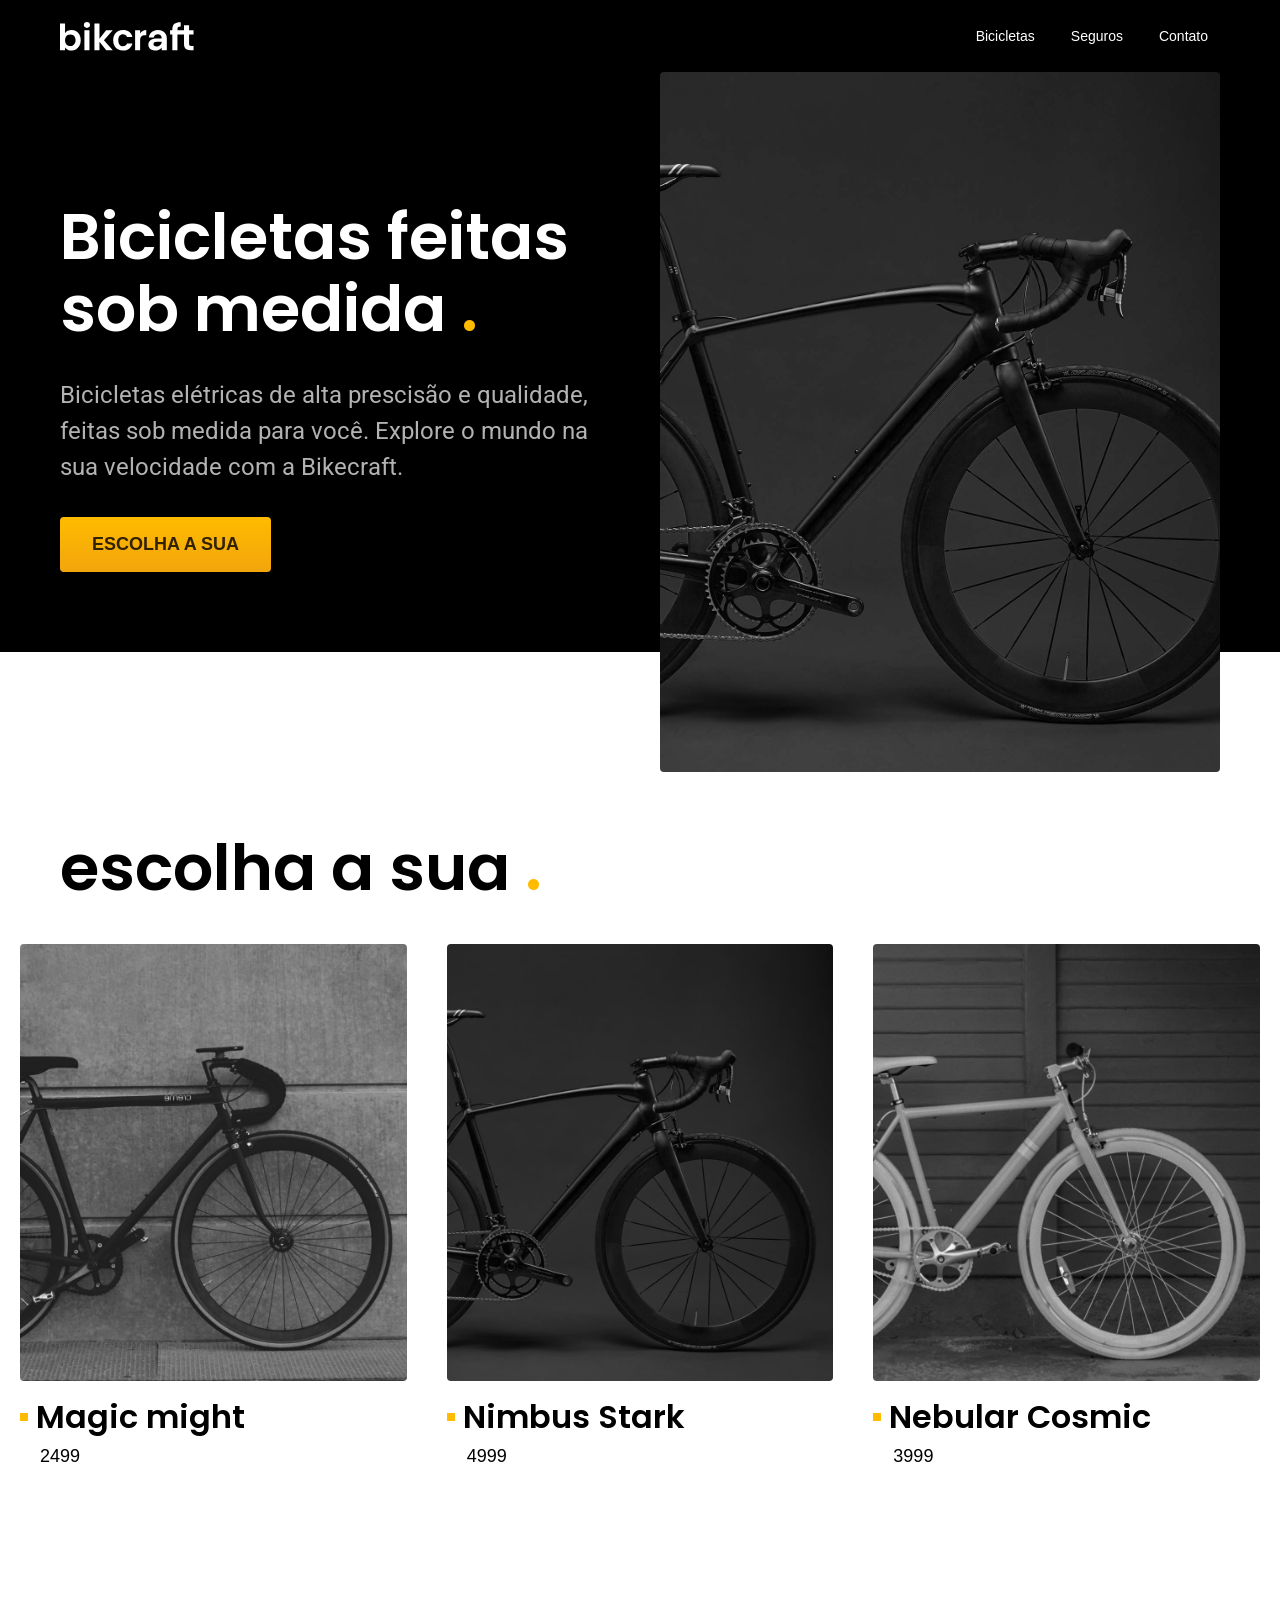
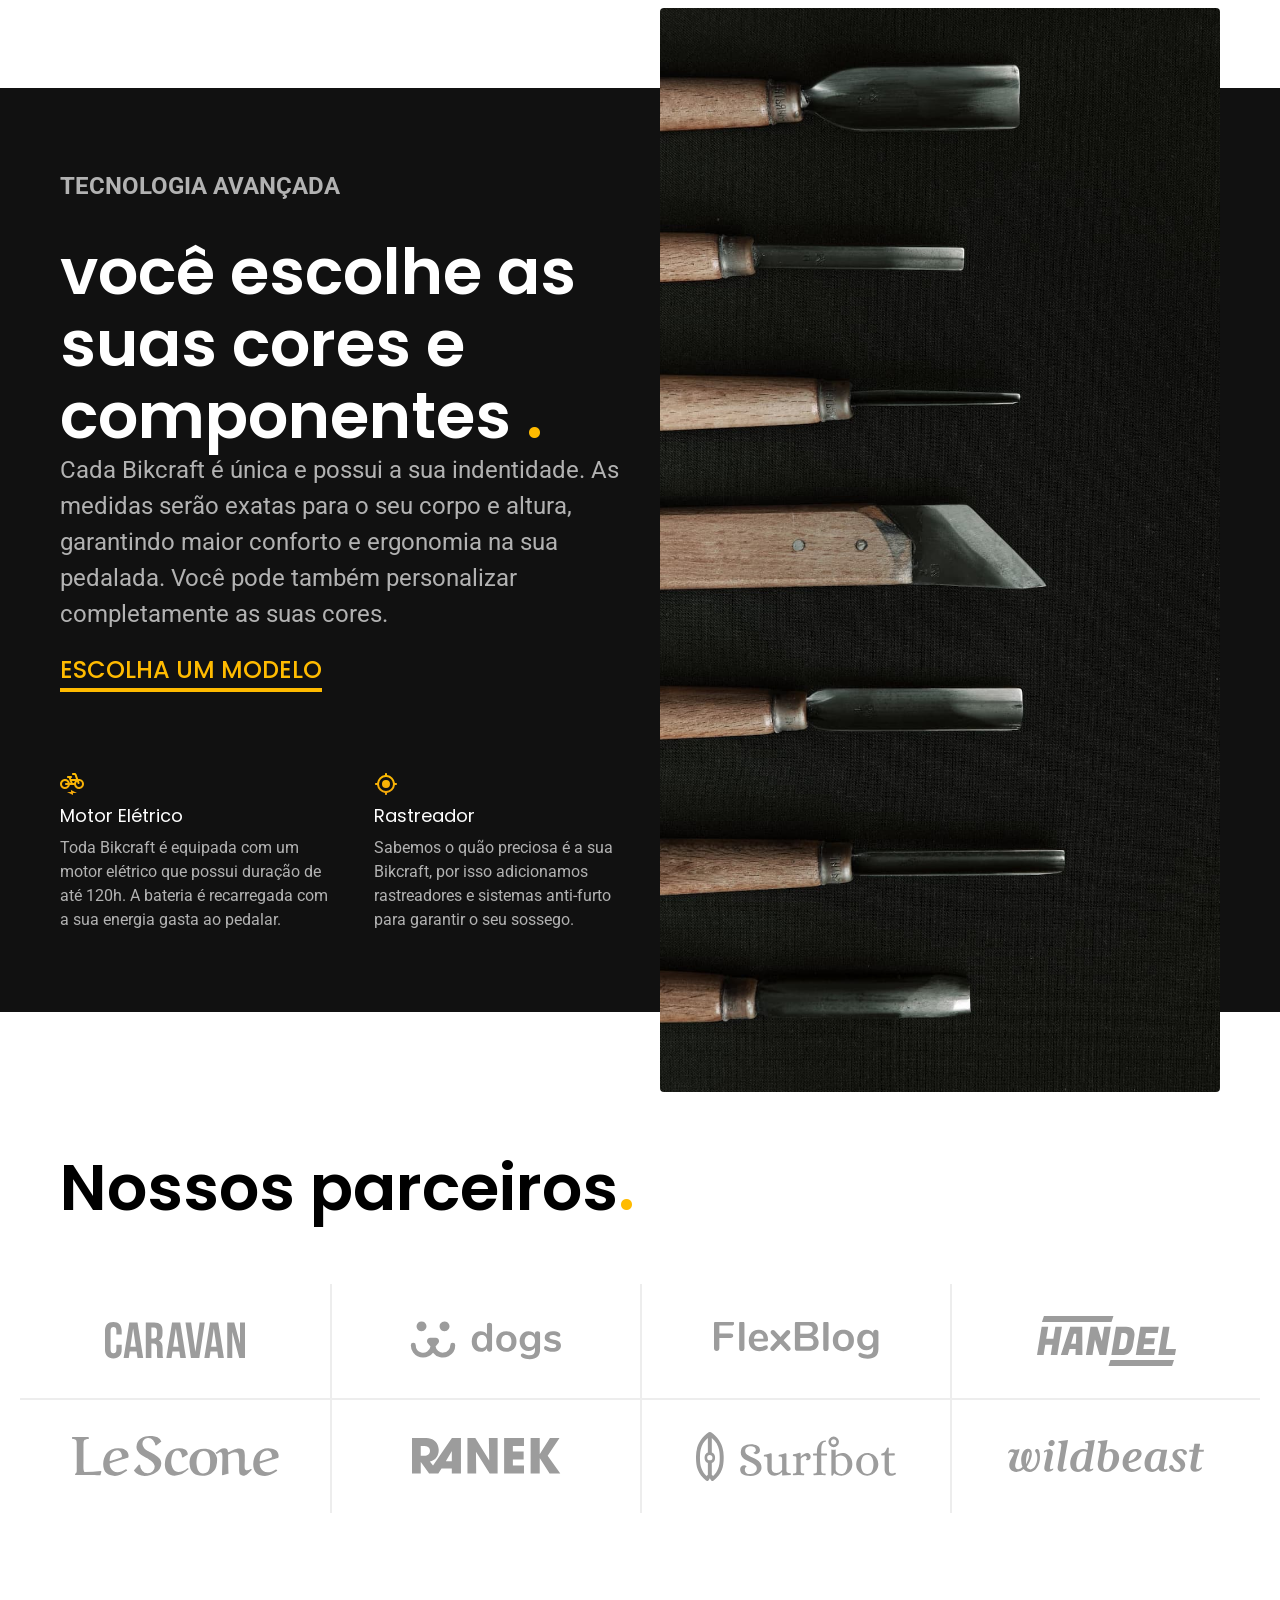
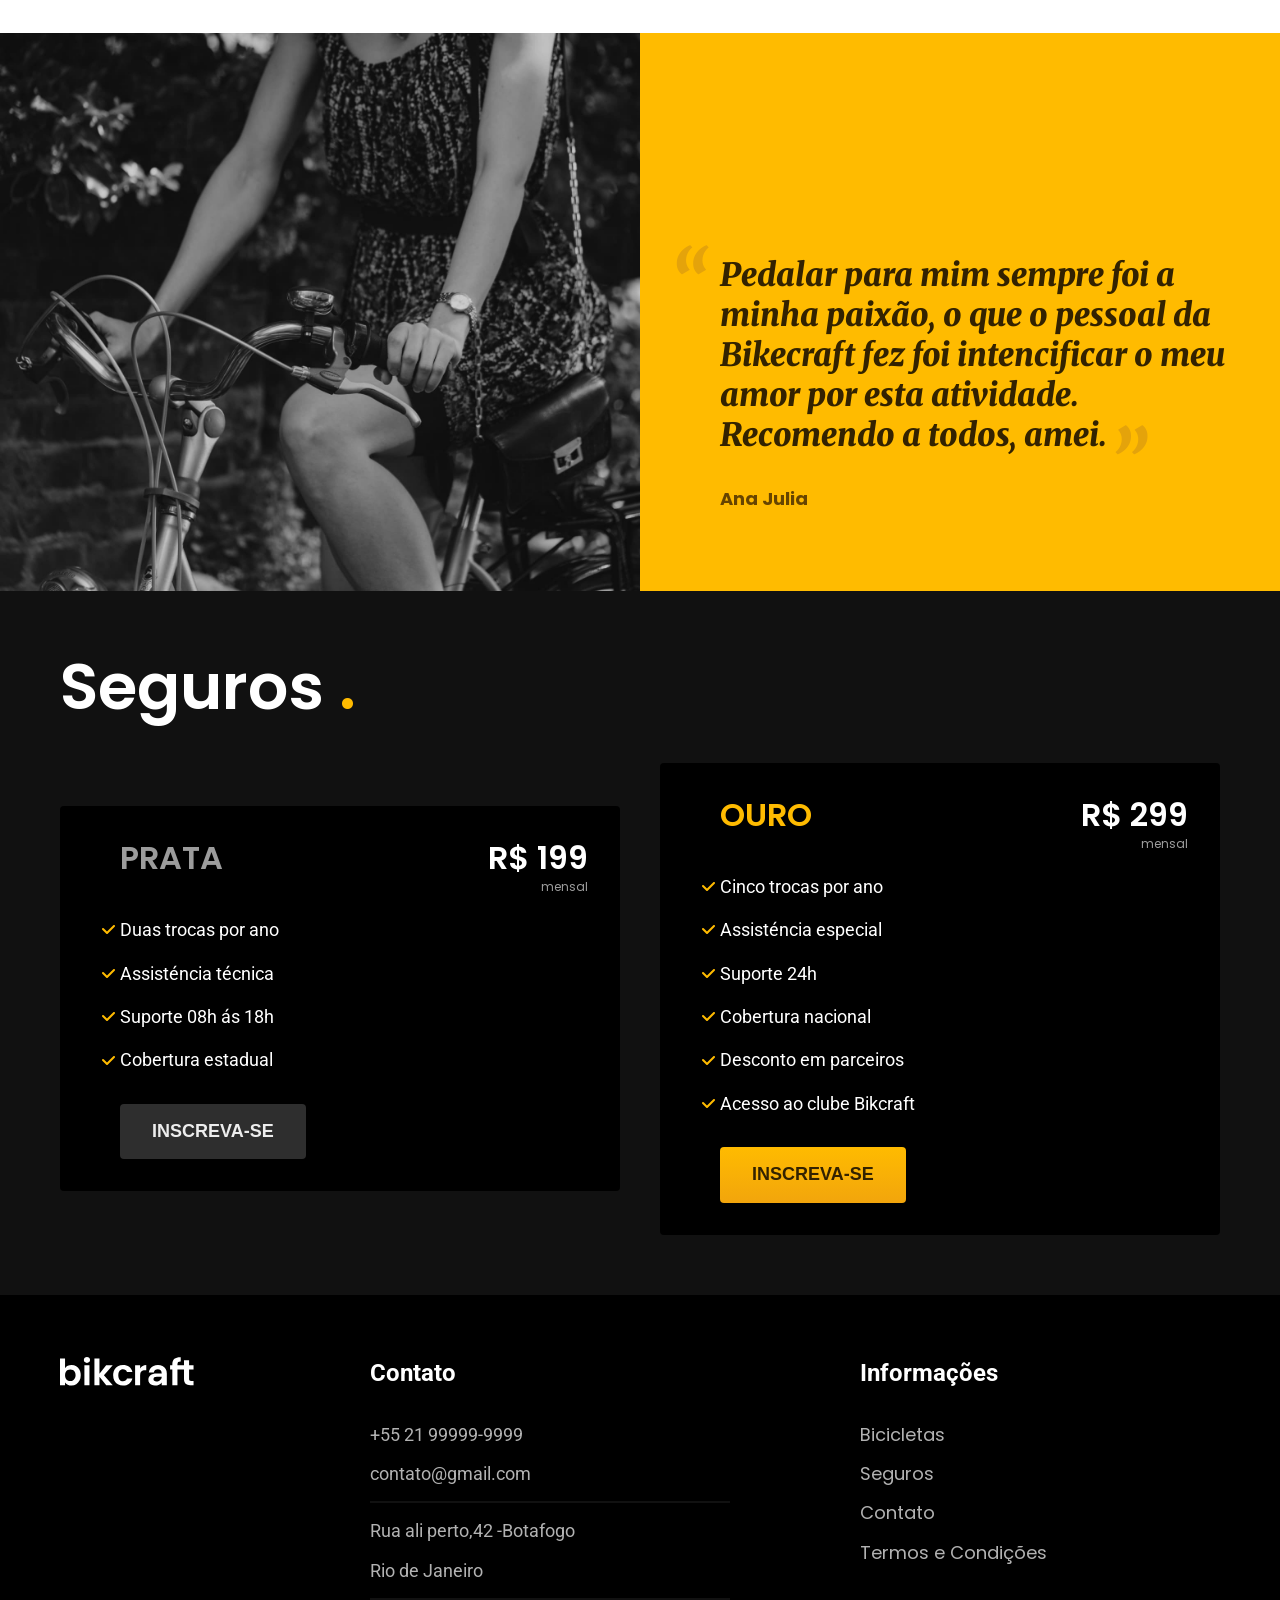
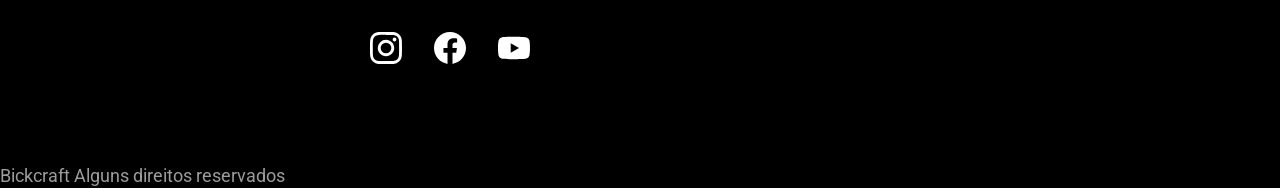
<file: index.html>
<!DOCTYPE html>
<html lang="pt-br">

<head>
  <meta charset="UTF-8">
  <meta name="viewport" content="width=device-width, initial-scale=1.0">
  <title>Bikecraft - Bicicletas Eletricas</title>
  <link rel="stylesheet" href="./CSS/style.css">
</head>

<body>


  <header class="header-bg">
    <div class="header container">
      <a href="./">
        <img src="./img/bikcraft.svg" alt="Logo bikecraft">
      </a>
      <nav aria-label="primaria">
        <ul class="header-menu">
          <li><a href="./bicicletas.html">Bicicletas</a></li>
          <li><a href="./seguros.html">Seguros</a></li>
          <li><a href="./contato.html">Contato</a></li>
        </ul>
      </nav>
    </div>
  </header>
  <main class="introducao-bg">
    <div class="introducao container">
      <div class="introducao-conteudo">
        <h1 class="font-XXL font-1">
          Bicicletas feitas sob medida <span>.</span>
        </h1>
        <p class="font-L font-2">
          Bicicletas elétricas de alta prescisão e qualidade, feitas sob medida para você. Explore o mundo na sua velocidade com a Bikecraft.
        </p>
        <a href="./bicicletas.html" class="botao">Escolha a sua</a>
      </div>
      <div>
        <img src="./img/fotos/introducao.jpg" alt="Bicicleta eletrica preta.">
      </div>
    </div>
  </main>
  <article class="bicicletas-lista">
    <h2 class="font-1 font-XXL container">
      escolha a sua <span class="cor-p1">.</span>
    </h2>
    <ul>
      <li>
        <a href="./bicicletas/magic.html">
          <img src="./img/bicicletas/magic-home.jpg" alt="Bicicleta Magic">
          <h3 class="font-1 font-XL">
            Magic might
          </h3>
          <span class="font-M">2499</span>
        </a>
      </li>

      <li>
        <a href="./bicicletas/nimbus.html">
          <img src="./img/bicicletas/nimbus-home.jpg" alt="Bicicleta Nimbus">
          <h3 class="font-1 font-XL">
            Nimbus Stark
          </h3>
          <span class="font-M">4999</span>
        </a>
      </li>

      <li>
        <a href="./bicicletas/magic.html">
          <img src="./img/bicicletas/nebula-home.jpg" alt="Bicicleta Nebular">
          <h3 class="font-1 font-XL">
            Nebular Cosmic
          </h3>
          <span class="font-M">3999</span>
        </a>
      </li>
    </ul>
  </article>
  <article class="tecnologia-bg">
    <div class="tecnologia container">
      <div class="tecnologia-conteudo">
        <span class="font-2 font-L font-B font-U cor-c5">Tecnologia Avançada</span>
        <h2 class="font-XXL font-1 cor-w">você escolhe as suas cores e componentes <span class="cor-p1">.</span></h2>
        <p class="font-2 font-L cor-c5">Cada Bikcraft é única e possui a sua indentidade. As medidas serão exatas para o seu corpo e altura, garantindo maior conforto e ergonomia na sua pedalada. Você pode também personalizar completamente as suas cores.</p>
        <a class="link" href="./bicicletas.html">Escolha um modelo</a>
        <div class="tecnologia-vantagens">
          <div>
            <img src="./img/icones/eletrica.svg" alt="">
            <h3 class="font-1 font-M cor-w">Motor Elétrico</h3>
            <p class="font-2 font-S cor-c5">
              Toda Bikcraft é equipada com um motor elétrico que possui duração de até 120h. A bateria é recarregada com a sua energia gasta ao pedalar.
            </p>
          </div>

          <div>
            <img src="./img/icones/rastreador.svg" alt="">
            <h3 class="font-1 font-M cor-w">Rastreador</h3>
            <p class="font-2 font-S cor-c5">
              Sabemos o quão preciosa é a sua Bikcraft, por isso adicionamos rastreadores e sistemas anti-furto para garantir o seu sossego.
            </p>
          </div>
        </div>
      </div>
      <div class="tecnologia-imagem">
        <img src="./img/fotos/tecnologia.jpg" alt="imagem decorativa">
      </div>
    </div>
  </article>
  <section class="parceiros" aria-label="Nossos parceiros">
    <h2 class="font-1 font-XXL container">
      Nossos parceiros<span class="cor-p1">.</span>
    </h2>
    <ul>
      <li>
        <img src="./img/parceiros/caravan.svg" alt="caravan">
      </li>
      <li>
        <img src="./img/parceiros/dogs.svg" alt="Dogs">
      </li>
      <li>
        <img src="./img/parceiros/flexblog.svg" alt="flexblog">
      </li>
      <li>
        <img src="./img/parceiros/handel.svg" alt="Handel">
      </li>
      <li>
        <img src="./img/parceiros/lescone.svg" alt="lescone">
      </li>
      <li>
        <img src="./img/parceiros/ranek.svg" alt="Renek">
      </li>
      <li>
        <img src="./img/parceiros/surfbot.svg" alt="Surfbot">
      </li>
      <li>
        <img src="./img/parceiros/wildbeast.svg" alt="Wiçdbeast">
      </li>
    </ul>
  </section>
  <section class="depoimento">
    <div>
      <img src="./img/fotos/depoimento.jpg" alt="Pessoa pedalando">
    </div>
    <div class="depoimento-conteudo">
      <blockquote class="font-1 font-XL font-B cor-c4">
        <p>Pedalar para mim sempre foi a minha paixão, o que o pessoal da Bikecraft fez foi intencificar o meu amor por esta atividade. Recomendo a todos, amei.</p>
      </blockquote>
      <span class="font-1 font-M font-B cor-p4">Ana Julia</span>
    </div>
  </section>
  <article class="seguros-bg">
    <div class="seguros container">
      <h2 class="font-XXL font-1 cor-w">Seguros <span class="cor-p1">.</span></h2>
      <div class="seguros-item">
        <h3 class="font-1 font-XL cor-c6 font-U">
          prata
        </h3>
        <span class="font-1 font-XL cor-w">R$ 199 <span class="font-1 font-XS cor-c6">mensal</span></span>
        <ul class="font-2 font-M cor-w ">
          <li>
            Duas trocas por ano
          </li>
          <li>
            Assisténcia técnica
          </li>
          <li>
            Suporte 08h ás 18h
          </li>
          <li>
            Cobertura estadual
          </li>
        </ul>
        <a href="./orcamento.html" class="botao secundario">Inscreva-se</a>
      </div>

      <div class="seguros-item">
        <h3 class="font-1 font-XL cor-p1 font-U">
          ouro
        </h3>
        <span class="font-1 font-XL cor-w">R$ 299 <span class="font-1 font-XS cor-c6">mensal</span></span>
        <ul class="font-2 font-M cor-w">
          <li>
            Cinco trocas por ano
          </li>
          <li>
            Assisténcia especial
          </li>
          <li>
            Suporte 24h
          </li>
          <li>
            Cobertura nacional
          </li>
          <li>
            Desconto em parceiros
          </li>
          <li>
            Acesso ao clube Bikcraft
          </li>
        </ul>
        <a href="./orcamento.html" class="botao">Inscreva-se</a>
      </div>
    </div>
  </article>
  <footer class="footer-bg">
    <div class="footer container">
      <img src="./img/bikcraft.svg
      " alt="Logo marca">
      <div class="footer-contato">
        <h3 class="font-2 font-L font-B cor-w">Contato</h3>
        <ul class="cor-c5 font-2 font-M">
          <li><a href="tell:+5521999999999">+55 21 99999-9999 </a></li>
          <li><a href="mailto:contato@gmail.com">contato@gmail.com</a></li>
          <li>Rua ali perto,42 -Botafogo</li>
          <li>Rio de Janeiro</li>
        </ul>
        <div class="footer-redes">
          <a href=""><img src="./img/redes/instagram.svg" alt="instagram"></a>
          <a href=""><img src="./img/redes/facebook.svg" alt="facebook"></a>
          <a href=""><img src="./img/redes/youtube.svg" alt="youtube"></a>
        </div>
      </div>
      <div class="footer-informacoes">
        <h3 class="font-2 font-L font-B cor-w">Informações</h3>
        <nav>
          <ul class="font-1 font-M cor-c5">
            <li>
            <li><a href="./bicicletas.html">Bicicletas</a></li>
            <li><a href="./seguros.html">Seguros</a></li>
            <li><a href="./contato.html">Contato</a></li>
            <li><a href="./termos.html">Termos e Condições</a></li>
            </li>
          </ul>
        </nav>

      </div>
    </div>
    <p class="footer-copy font-2 font-M cor-c6">Bickcraft Alguns direitos reservados</p>
    </div>
  </footer>
</body>

</html>
</file>
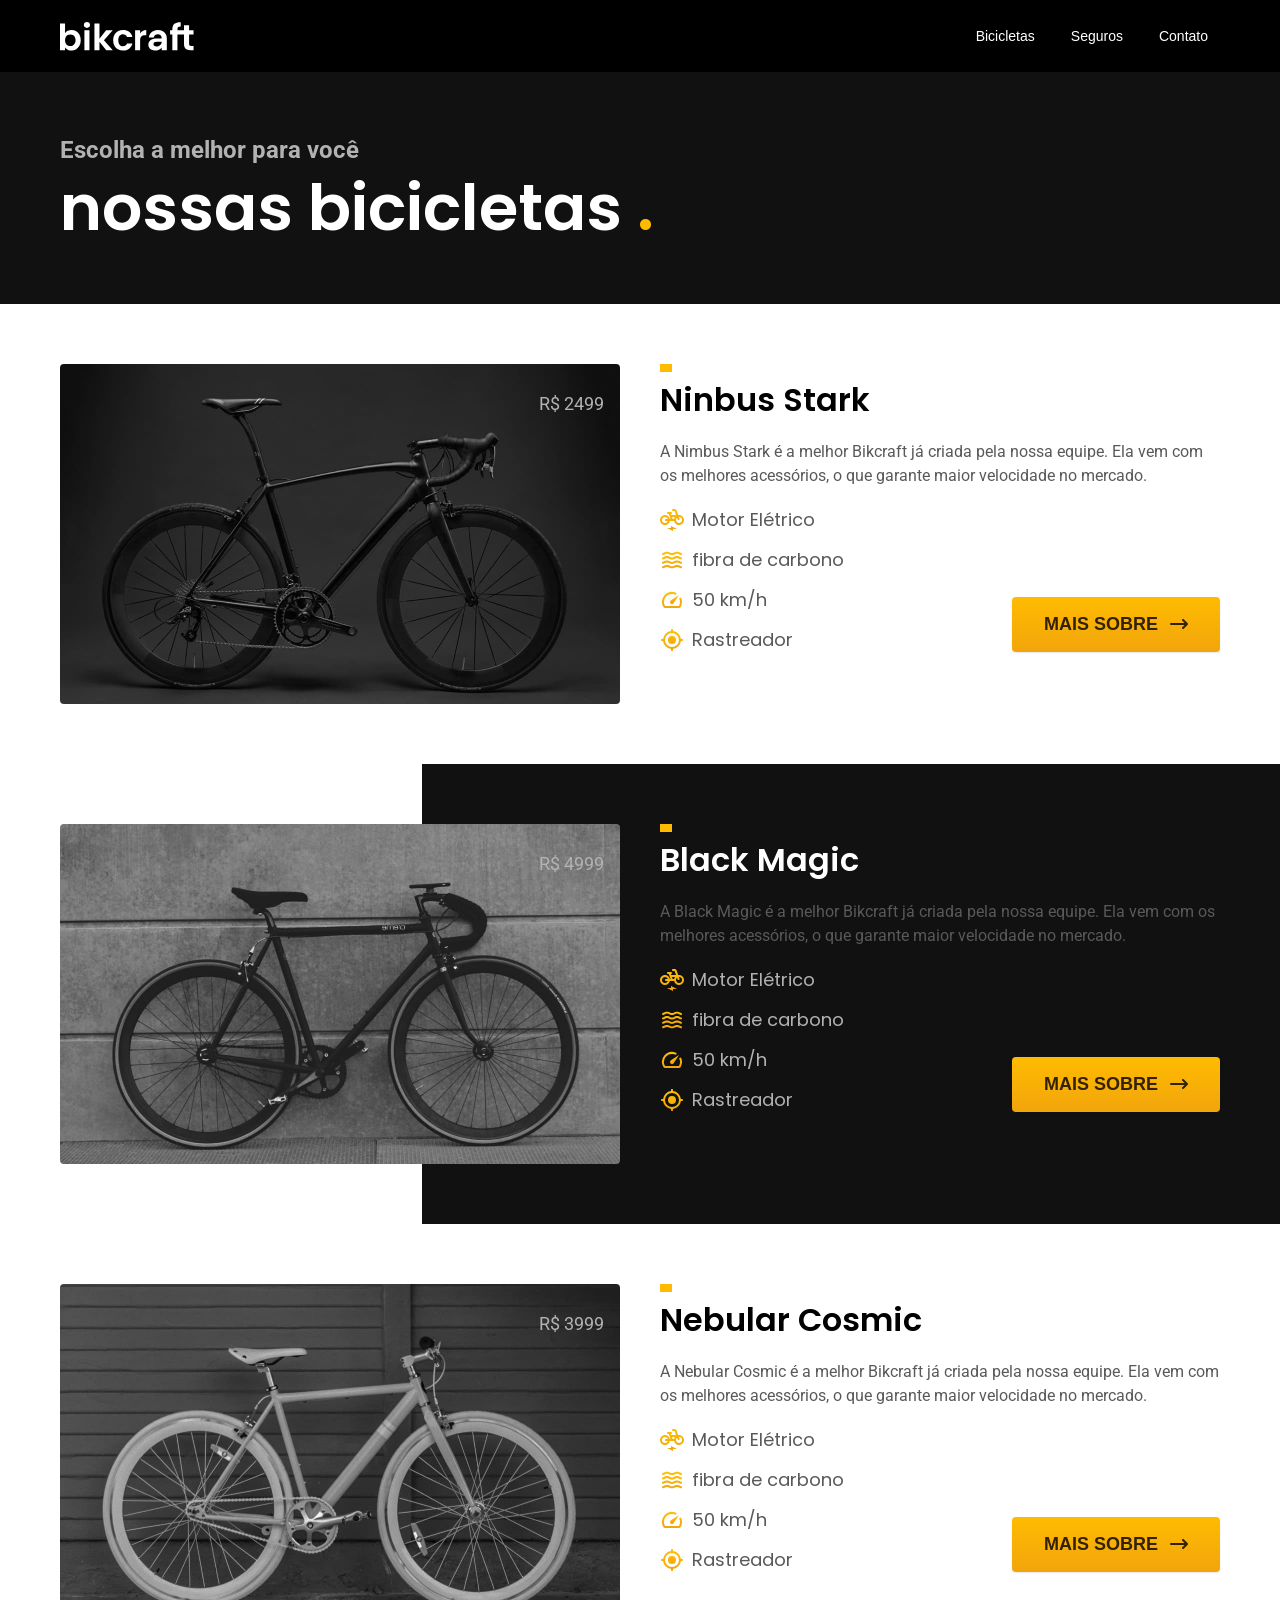
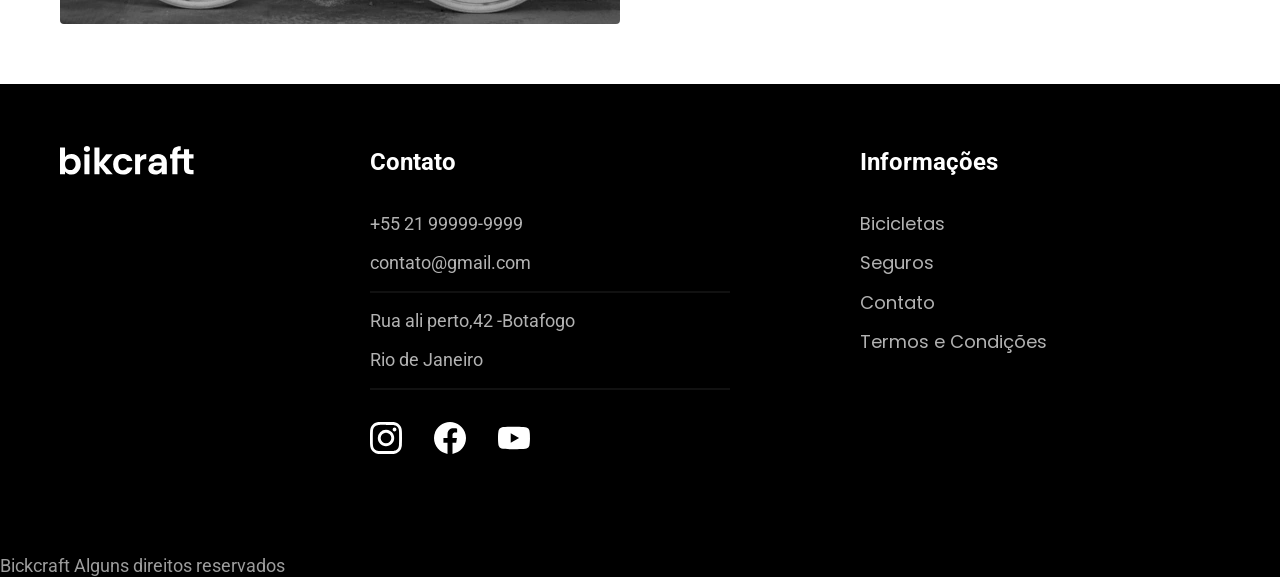
<file: bicicletas.html>
<!DOCTYPE html>
<html lang="en">

<head>
  <meta charset="UTF-8">
  <meta name="viewport" content="width=device-width, initial-scale=1.0">
  <title>Termose Condições </title>
  <meta name="description" content="termos e condições de uso">
  <link rel="stylesheet" href="./CSS/style.css">
</head>

<body id="bicicletas">
  <header class="header-bg">
    <div class="header container">
      <a href="./">
        <img src="./img/bikcraft.svg" alt="Logo bikecraft">
      </a>
      <nav aria-label="primaria">
        <ul class="header-menu">
          <li><a href="./bicicletas.html">Bicicletas</a></li>
          <li><a href="./seguros.html">Seguros</a></li>
          <li><a href="./contato.html">Contato</a></li>
        </ul>
      </nav>
    </div>
  </header>

  <main>
    <div class="titulo-bg">
      <div class="titulo container">
        <p class="font-2 font-L font-B cor-c5">
          Escolha a melhor para você
        </p>
        <h1 class="font-1 font-XXL cor-w">
          nossas bicicletas <span class="cor-p1">.</span>
        </h1>
      </div>
    </div>
    <div class="bicicletas container">
      <div class="bicicletas-imagem">
        <img src="./img/bicicletas/nimbus.jpg" alt="bicicleta nimbus (preta)">
        <span class="font-2 font-M cor-c5"> R$ 2499</span>
      </div>
      <div class="bicicletas-conteudo">
        <h2 class="font-1 font-XL cor-b">Ninbus Stark</h2>
        <p class="font-2 font-S cor-c8"> A Nimbus Stark é a melhor Bikcraft já criada pela nossa equipe. Ela vem com os melhores acessórios, o que garante maior velocidade no mercado.</p>
        <ul class="font-1 font-M cor-c8">
          <li>
            <img src="./img/icones/eletrica.svg" alt="">
            Motor Elétrico
          </li>
          <li>
            <img src="./img/icones/carbono.svg" alt="">
            fibra de carbono
          </li>
          <li>
            <img src="./img/icones/velocidade.svg" alt="">
            50 km/h
          </li>
          <li>
            <img src="./img/icones/rastreador.svg" alt="">
            Rastreador
          </li>
        </ul>
        <a href="./bicicletas/nimbus.html" class="botao seta">Mais sobre</a>
      </div>
    </div>

    <div class="bicicleta-bg">
      <div class="bicicletas container">
        <div class="bicicletas-imagem">
          <img src="./img/bicicletas/magic.jpg" alt="bicicleta nimbus (preta)">
          <span class="font-2 font-M cor-c5"> R$ 4999</span>
        </div>
        <div class="bicicletas-conteudo">
          <h2 class="font-1 font-XL cor-w">Black Magic</h2>
          <p class="font-2 font-S cor-c8"> A Black Magic é a melhor Bikcraft já criada pela nossa equipe. Ela vem com os melhores acessórios, o que garante maior velocidade no mercado.</p>
          <ul class="font-1 font-M cor-c5">
            <li>
              <img src="./img/icones/eletrica.svg" alt="">
              Motor Elétrico
            </li>
            <li>
              <img src="./img/icones/carbono.svg" alt="">
              fibra de carbono
            </li>
            <li>
              <img src="./img/icones/velocidade.svg" alt="">
              50 km/h
            </li>
            <li>
              <img src="./img/icones/rastreador.svg" alt="">
              Rastreador
            </li>
          </ul>
          <a href="./bicicletas/magic.html" class="botao seta">Mais sobre</a>
        </div>
      </div>
    </div>

    <div class="bicicletas container">
      <div class="bicicletas-imagem">
        <img src="./img/bicicletas/nebula.jpg" alt="bicicleta nimbus (preta)">
        <span class="font-2 font-M cor-c5"> R$ 3999</span>
      </div>
      <div class="bicicletas-conteudo">
        <h2 class="font-1 font-XL cor-b">Nebular Cosmic</h2>
        <p class="font-2 font-S cor-c8"> A Nebular Cosmic é a melhor Bikcraft já criada pela nossa equipe. Ela vem com os melhores acessórios, o que garante maior velocidade no mercado.</p>
        <ul class="font-1 font-M cor-c8">
          <li>
            <img src="./img/icones/eletrica.svg" alt="">
            Motor Elétrico
          </li>
          <li>
            <img src="./img/icones/carbono.svg" alt="">
            fibra de carbono
          </li>
          <li>
            <img src="./img/icones/velocidade.svg" alt="">
            50 km/h
          </li>
          <li>
            <img src="./img/icones/rastreador.svg" alt="">
            Rastreador
          </li>
        </ul>
        <a href="./bicicletas/nebula.html" class="botao seta">Mais sobre</a>
      </div>
    </div>
    </div>
  </main>

  <footer class="footer-bg">
    <div class="footer container">
      <img src="./img/bikcraft.svg
      " alt="Logo marca">
      <div class="footer-contato">
        <h3 class="font-2 font-L font-B cor-w">Contato</h3>
        <ul class="cor-c5 font-2 font-M">
          <li><a href="tell:+5521999999999">+55 21 99999-9999 </a></li>
          <li><a href="mailto:contato@gmail.com">contato@gmail.com</a></li>
          <li>Rua ali perto,42 -Botafogo</li>
          <li>Rio de Janeiro</li>
        </ul>
        <div class="footer-redes">
          <a href=""><img src="./img/redes/instagram.svg" alt="instagram"></a>
          <a href=""><img src="./img/redes/facebook.svg" alt="facebook"></a>
          <a href=""><img src="./img/redes/youtube.svg" alt="youtube"></a>
        </div>
      </div>
      <div class="footer-informacoes">
        <h3 class="font-2 font-L font-B cor-w">Informações</h3>
        <nav>
          <ul class="font-1 font-M cor-c5">
            <li>
            <li><a href="./bicicletas.html">Bicicletas</a></li>
            <li><a href="./seguros.html">Seguros</a></li>
            <li><a href="./contato.html">Contato</a></li>
            <li><a href="./termos.html">Termos e Condições</a></li>
            </li>
          </ul>
        </nav>

      </div>
    </div>
    <p class="footer-copy font-2 font-M cor-c6">Bickcraft Alguns direitos reservados</p>
    </div>
  </footer>
</body>

</html>
</file>
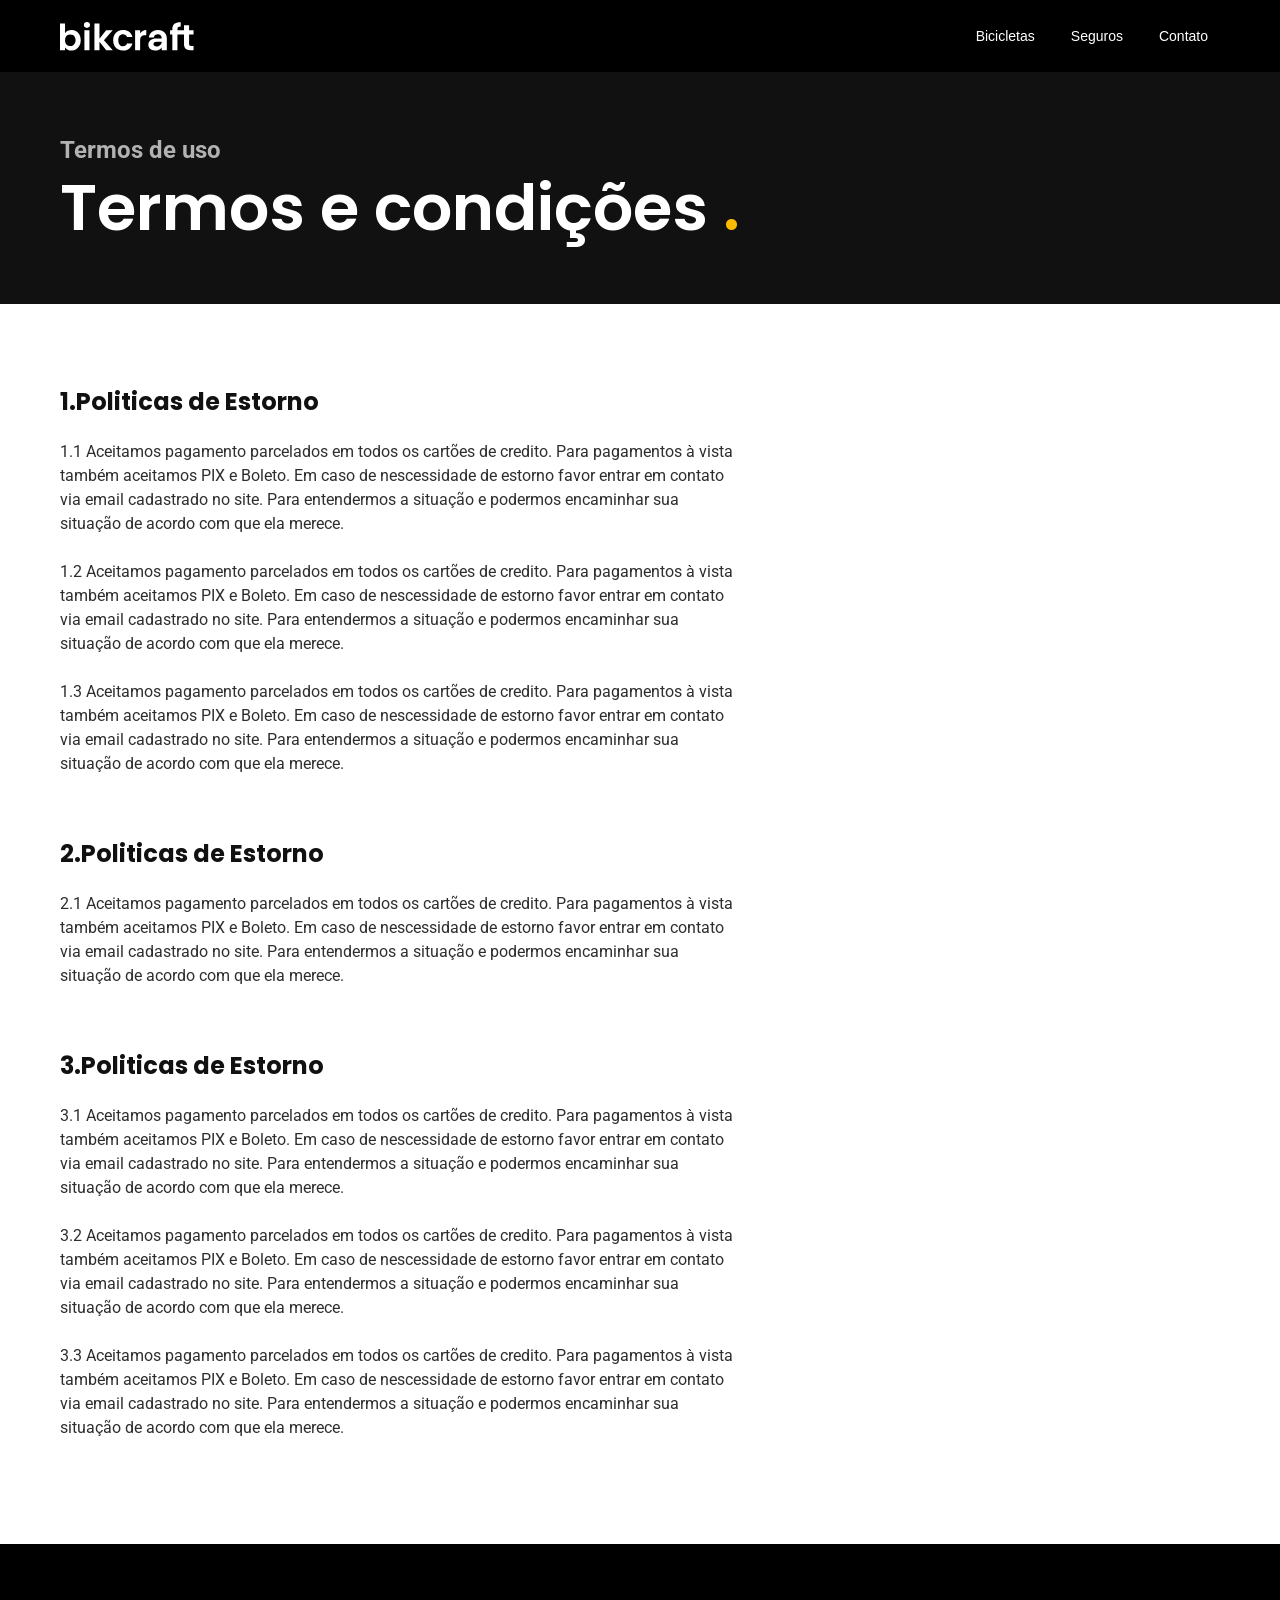
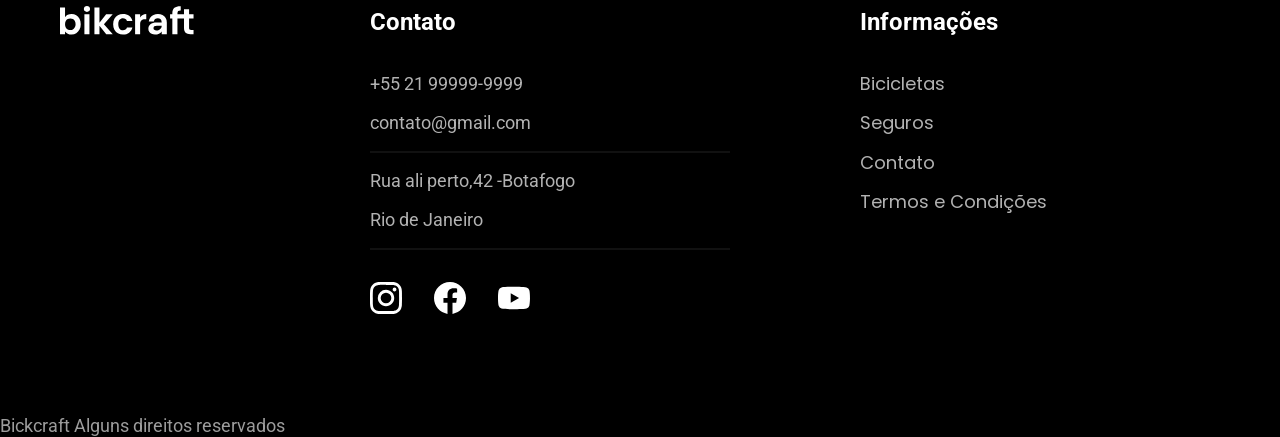
<file: termos.html>
<!DOCTYPE html>
<html lang="en">

<head>
  <meta charset="UTF-8">
  <meta name="viewport" content="width=device-width, initial-scale=1.0">
  <title>Termose Condições </title>
  <meta name="description" content="termos e condições de uso">
  <link rel="stylesheet" href="./CSS/style.css">
</head>

<body id="termos">
  <header class="header-bg">
    <div class="header container">
      <a href="./">
        <img src="./img/bikcraft.svg" alt="Logo bikecraft">
      </a>
      <nav aria-label="primaria">
        <ul class="header-menu">
          <li><a href="./bicicletas.html">Bicicletas</a></li>
          <li><a href="./seguros.html">Seguros</a></li>
          <li><a href="./contato.html">Contato</a></li>
        </ul>
      </nav>
    </div>
  </header>

  <main>
    <div class="titulo-bg">
      <div class="titulo container">
        <p class="font-2 font-L font-B cor-c5">
          Termos de uso
        </p>
        <h1 class="font-1 font-XXL cor-w">
          Termos e condições <span class="cor-p1">.</span>
        </h1>
      </div>
    </div>

    <div class="termos container font-2 font-S cor-c10">
      <h2 class="font-1 font-L font-B cor-c11">
        1.Politicas de Estorno
      </h2>
      <p>
        1.1 Aceitamos pagamento parcelados em todos os cartões de credito. Para pagamentos à vista também aceitamos PIX e Boleto. Em caso de nescessidade de estorno favor entrar em contato via email cadastrado no site. Para entendermos a situação e podermos encaminhar sua situação de acordo com que ela merece.
      </p>
      <p>
        1.2 Aceitamos pagamento parcelados em todos os cartões de credito. Para pagamentos à vista também aceitamos PIX e Boleto. Em caso de nescessidade de estorno favor entrar em contato via email cadastrado no site. Para entendermos a situação e podermos encaminhar sua situação de acordo com que ela merece.
      </p>
      <p>
        1.3 Aceitamos pagamento parcelados em todos os cartões de credito. Para pagamentos à vista também aceitamos PIX e Boleto. Em caso de nescessidade de estorno favor entrar em contato via email cadastrado no site. Para entendermos a situação e podermos encaminhar sua situação de acordo com que ela merece.
      </p>
      <h2 class="font-1 font-L font-B cor-c11">
        2.Politicas de Estorno
      </h2>
      <p>
        2.1 Aceitamos pagamento parcelados em todos os cartões de credito. Para pagamentos à vista também aceitamos PIX e Boleto. Em caso de nescessidade de estorno favor entrar em contato via email cadastrado no site. Para entendermos a situação e podermos encaminhar sua situação de acordo com que ela merece.
      </p>
      <h2 class="font-1 font-L font-B cor-c11">
        3.Politicas de Estorno
      </h2>
      <p>
        3.1 Aceitamos pagamento parcelados em todos os cartões de credito. Para pagamentos à vista também aceitamos PIX e Boleto. Em caso de nescessidade de estorno favor entrar em contato via email cadastrado no site. Para entendermos a situação e podermos encaminhar sua situação de acordo com que ela merece.
      </p>
      <p>
        3.2 Aceitamos pagamento parcelados em todos os cartões de credito. Para pagamentos à vista também aceitamos PIX e Boleto. Em caso de nescessidade de estorno favor entrar em contato via email cadastrado no site. Para entendermos a situação e podermos encaminhar sua situação de acordo com que ela merece.
      </p>
      <p>
        3.3 Aceitamos pagamento parcelados em todos os cartões de credito. Para pagamentos à vista também aceitamos PIX e Boleto. Em caso de nescessidade de estorno favor entrar em contato via email cadastrado no site. Para entendermos a situação e podermos encaminhar sua situação de acordo com que ela merece.
      </p>

    </div>
  </main>


  <footer class="footer-bg">
    <div class="footer container">
      <img src="./img/bikcraft.svg
      " alt="Logo marca">
      <div class="footer-contato">
        <h3 class="font-2 font-L font-B cor-w">Contato</h3>
        <ul class="cor-c5 font-2 font-M">
          <li><a href="tell:+5521999999999">+55 21 99999-9999 </a></li>
          <li><a href="mailto:contato@gmail.com">contato@gmail.com</a></li>
          <li>Rua ali perto,42 -Botafogo</li>
          <li>Rio de Janeiro</li>
        </ul>
        <div class="footer-redes">
          <a href=""><img src="./img/redes/instagram.svg" alt="instagram"></a>
          <a href=""><img src="./img/redes/facebook.svg" alt="facebook"></a>
          <a href=""><img src="./img/redes/youtube.svg" alt="youtube"></a>
        </div>
      </div>
      <div class="footer-informacoes">
        <h3 class="font-2 font-L font-B cor-w">Informações</h3>
        <nav>
          <ul class="font-1 font-M cor-c5">
            <li>
            <li><a href="./bicicletas.html">Bicicletas</a></li>
            <li><a href="./seguros.html">Seguros</a></li>
            <li><a href="./contato.html">Contato</a></li>
            <li><a href="./termos.html">Termos e Condições</a></li>
            </li>
          </ul>
        </nav>

      </div>
    </div>
    <p class="footer-copy font-2 font-M cor-c6">Bickcraft Alguns direitos reservados</p>
    </div>
  </footer>
</body>

</html>
</file>
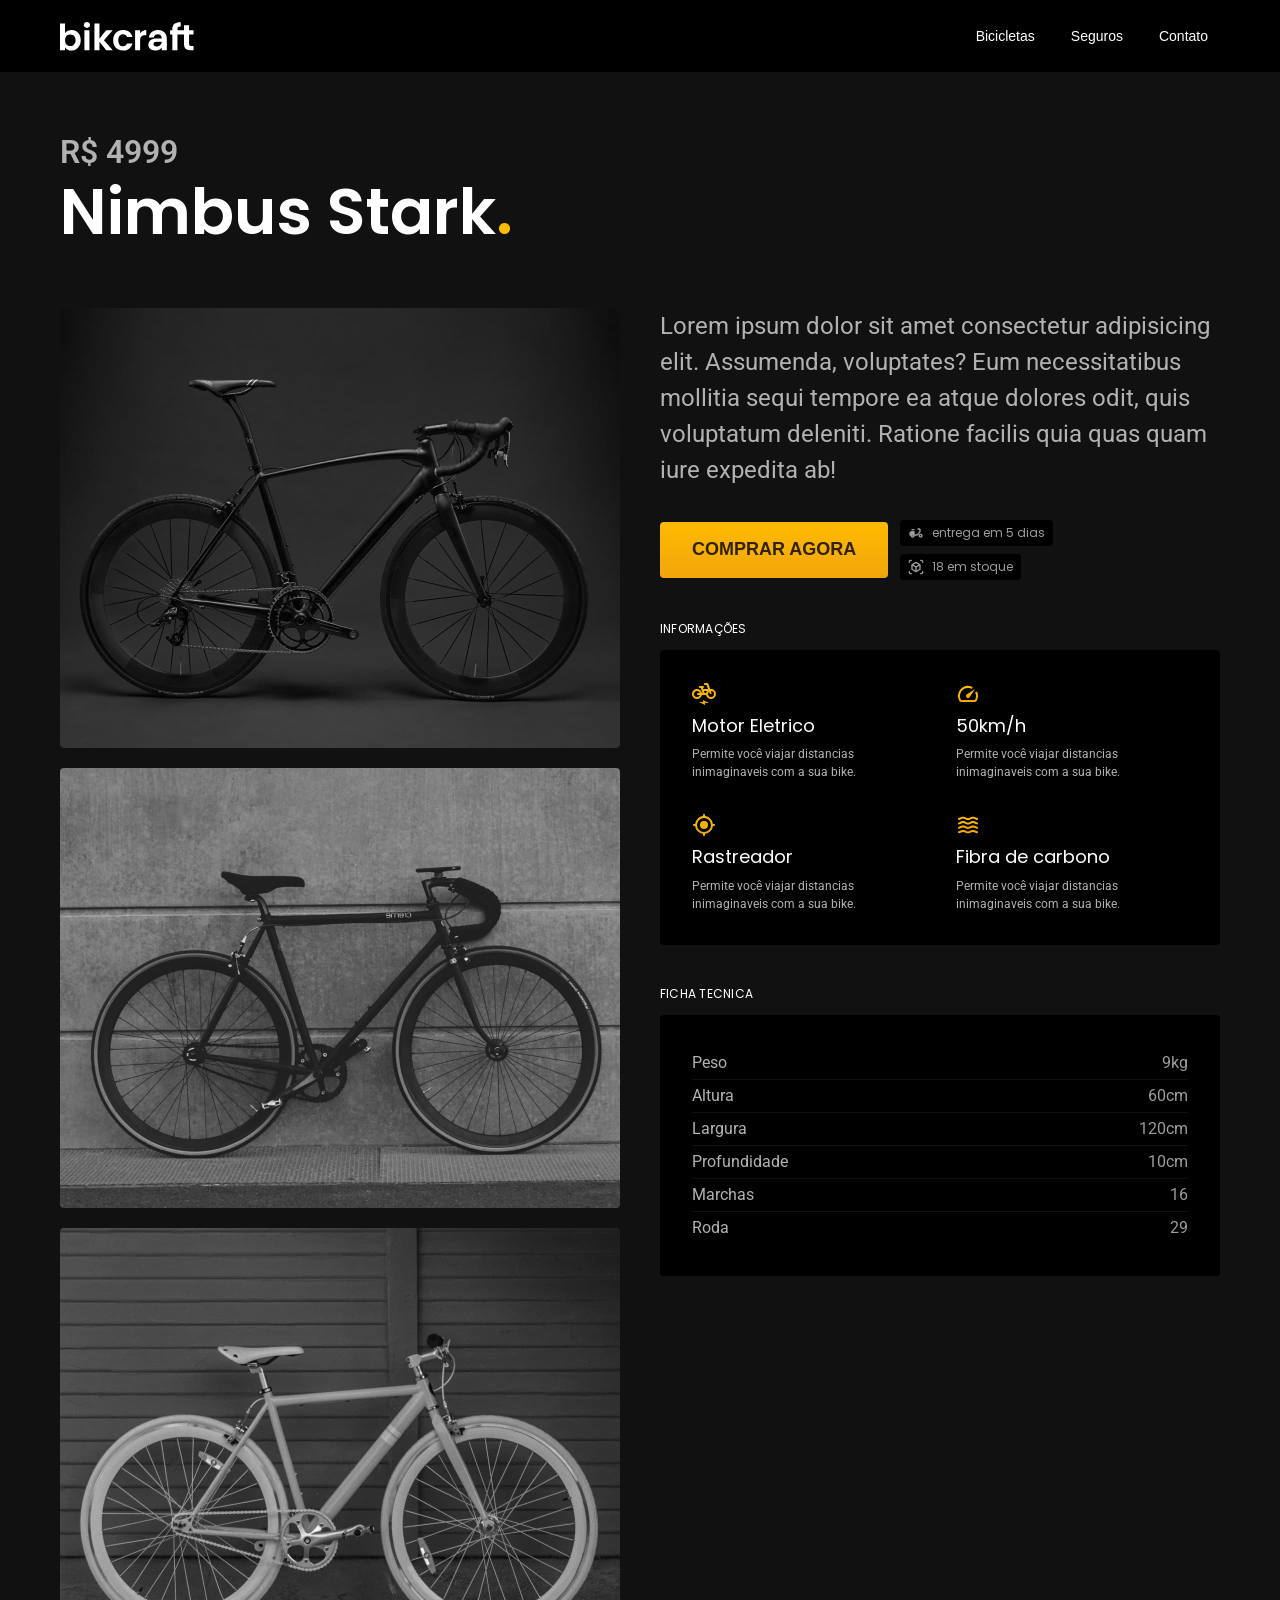
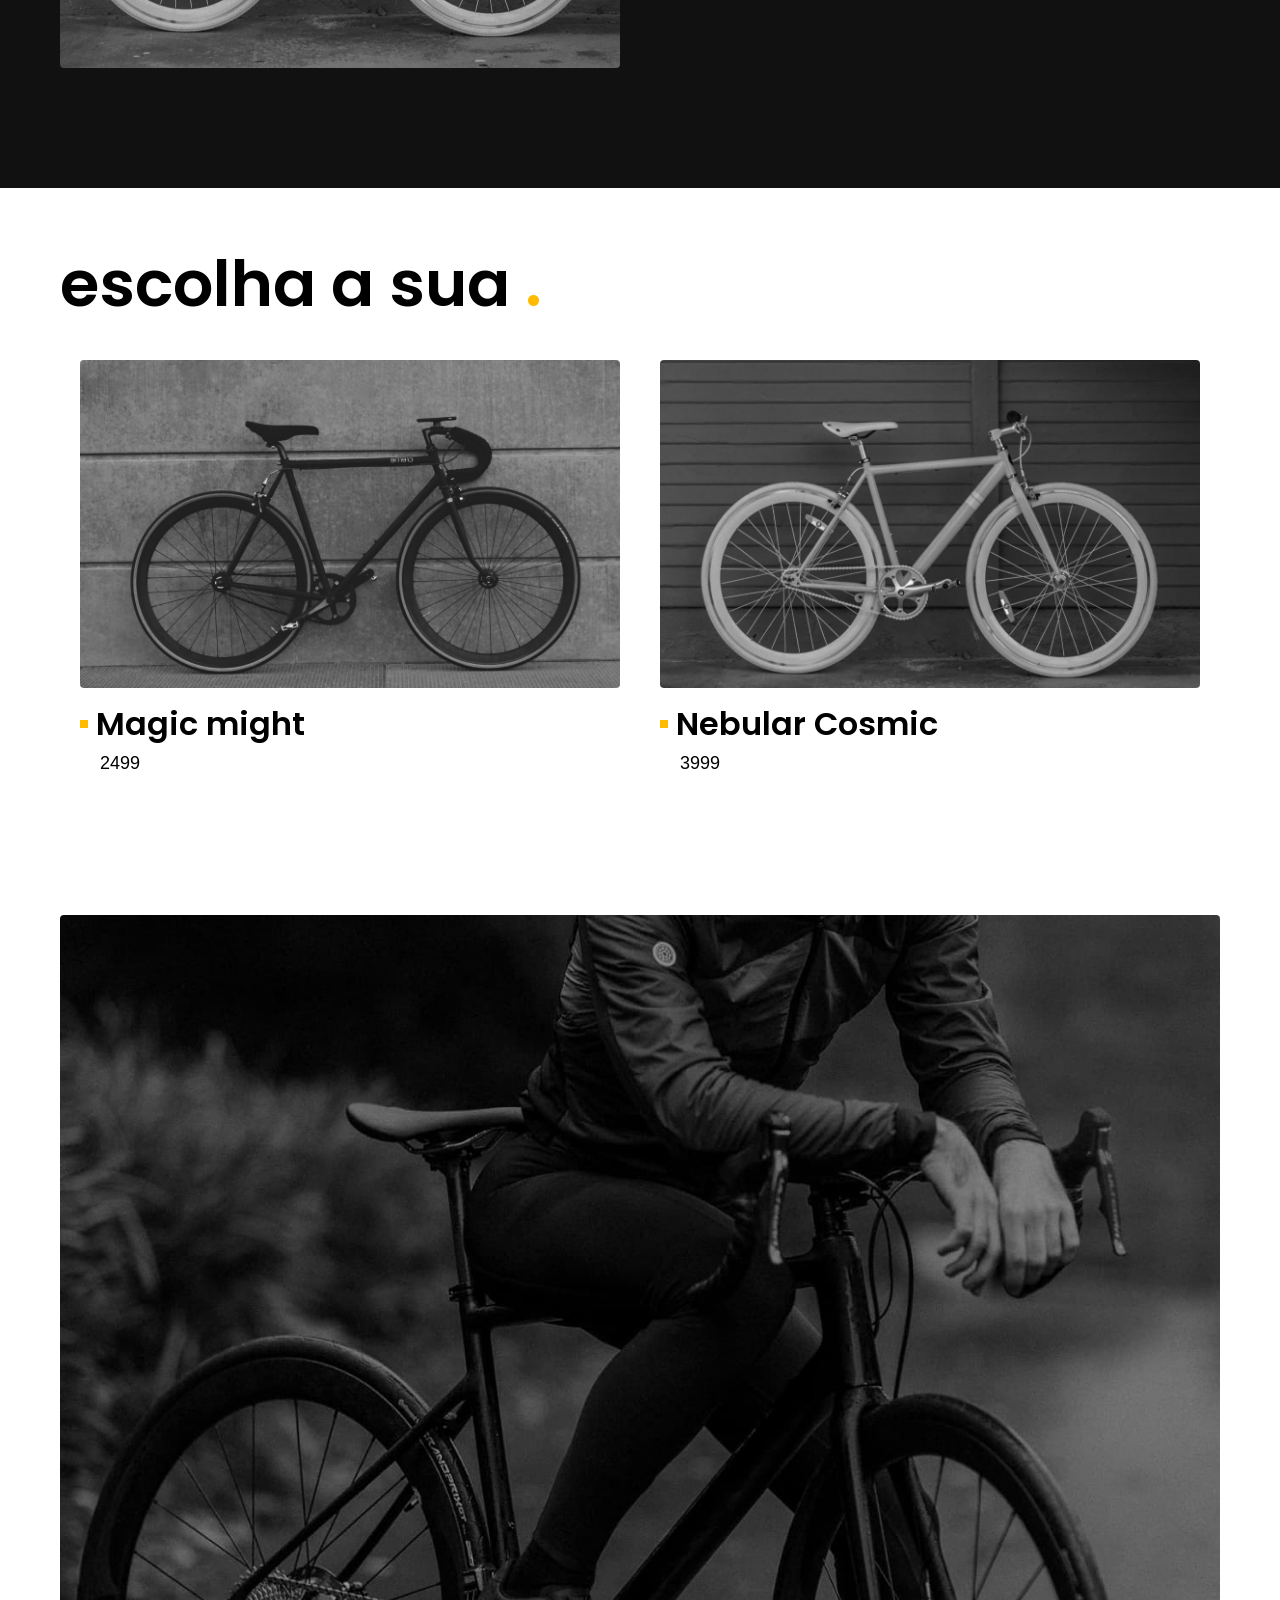
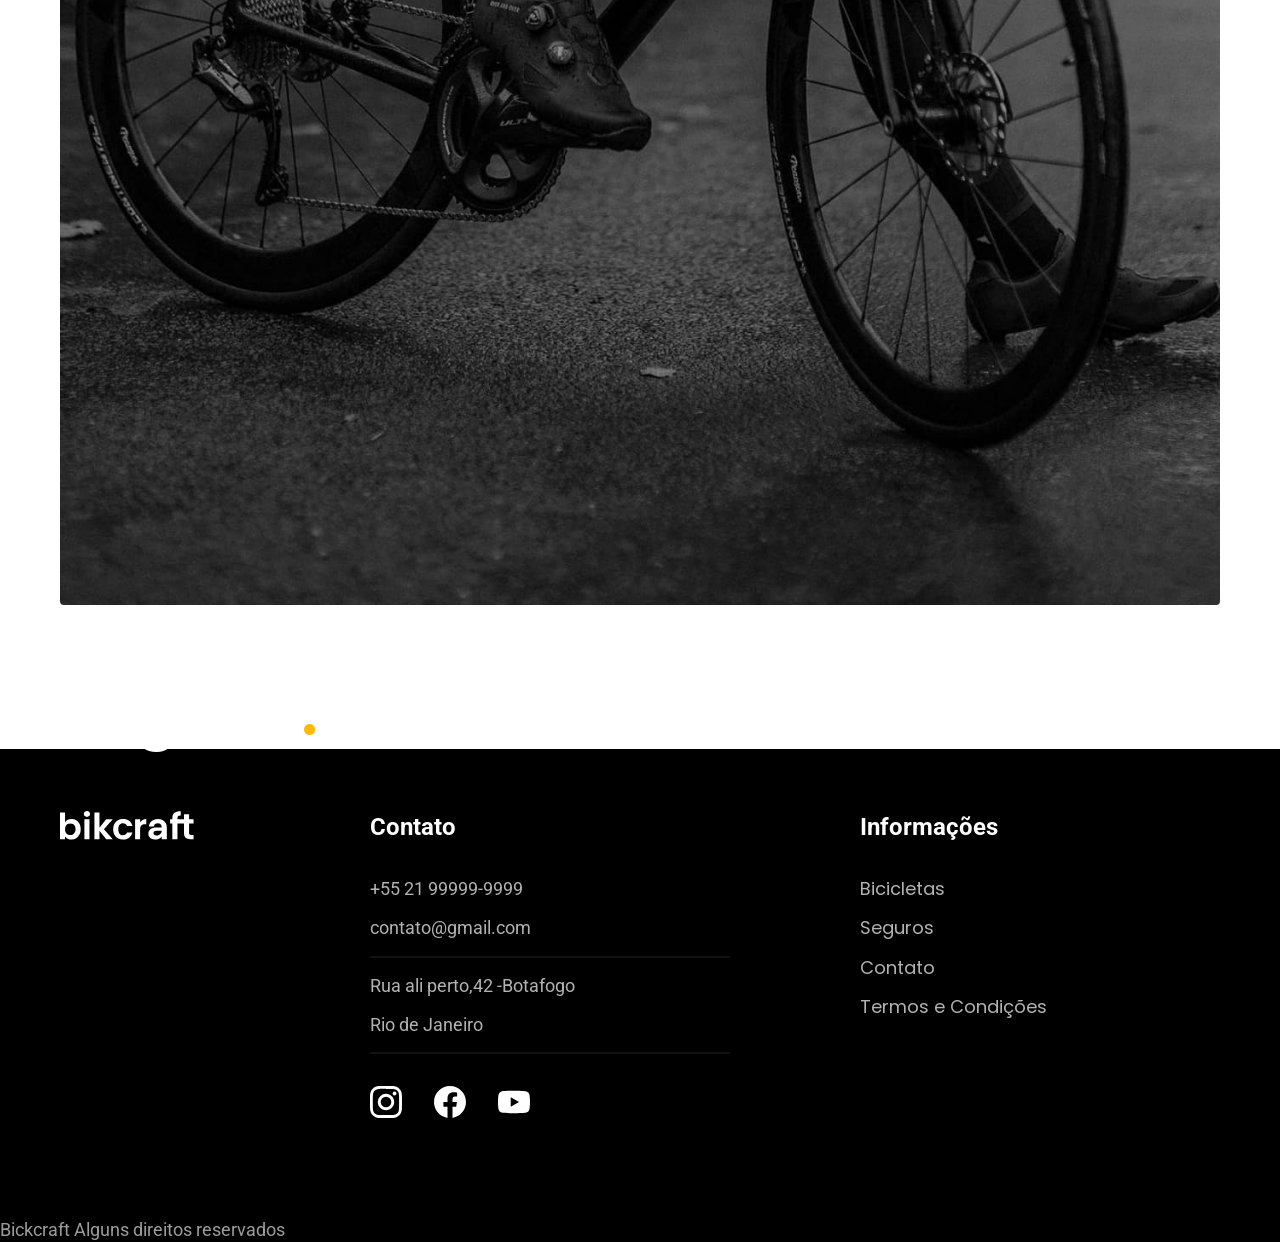
<file: bicicletas/nimbus.html>
<!DOCTYPE html>
<html lang="en">

<head>
  <meta charset="UTF-8">
  <meta name="viewport" content="width=device-width, initial-scale=1.0">
  <title>Termose Condições </title>
  <meta name="description" content="termos e condições de uso">
  <link rel="stylesheet" href="../CSS/style.css">
</head>

<body id="preco">
  <header class="header-bg">
    <div class="header container">
      <a href="../">
        <img src="../img/bikcraft.svg" alt="Logo bikecraft">
      </a>
      <nav aria-label="primaria">
        <ul class="header-menu">
          <li><a href="../bicicletas.html">Bicicletas</a></li>
          <li><a href="../seguros.html">Seguros</a></li>
          <li><a href="../contato.html">Contato</a></li>
        </ul>
      </nav>
    </div>
  </header>

  <main class="titulo-bg">
    <div>
      <div class="titulo container">
        <p class="font-2 font-XL cor-c5">
          R$ 4999
        </p>
        <h1 class="font-1 font-XXL cor-w">
          Nimbus Stark<span class="cor-p1">.</span>
        </h1>
      </div>
    </div>
    <div class="bicicleta container">
      <div class="bicicleta-imagens">
        <img src="../img/bicicleta/nimbus1.jpg" alt="">
        <img src="../img/bicicleta/nimbus2.jpg" alt="">
        <img src="../img/bicicleta/nimbus3.jpg" alt="">
      </div>
      <div class="bicicleta-conteudo">
        <p class="font-2 font-L cor-c5">
          Lorem ipsum dolor sit amet consectetur adipisicing elit. Assumenda, voluptates? Eum necessitatibus mollitia sequi tempore ea atque dolores odit, quis voluptatum deleniti. Ratione facilis quia quas quam iure expedita ab!
        </p>
        <div class="bicicleta-comprar">
          <a href="../orcamento.html" class="botao">Comprar Agora</a>
          <span class="font-1 font-XS cor-c6"><img src="../img/icones/entrega.svg" alt=""> entrega em 5 dias</span>
          <span class="font-1 font-XS cor-c6"><img src="../img/icones/estoque.svg" alt=""> 18 em stoque
          </span>
        </div>
        <h2 class="font-1 font-XS cor-w">Informações</h2>
        <ul class="Bicicleta-informacoes">
          <li>
            <img src="../img/icones/eletrica.svg" alt="">
            <h3 class="font-1 font-M cor-w">Motor Eletrico</h3>
            <p class="font-2 font-XS cor-c5">
              Permite você viajar distancias inimaginaveis com a sua bike.
            </p>
          </li>

          <li>
            <img src="../img/icones/velocidade.svg" alt="">
            <h3 class="font-1 font-M cor-w">50km/h</h3>
            <p class="font-2 font-XS cor-c5">
              Permite você viajar distancias inimaginaveis com a sua bike.
            </p>
          </li>

          <li>
            <img src="../img/icones/rastreador.svg" alt="">
            <h3 class="font-1 font-M cor-w">Rastreador</h3>
            <p class="font-2 font-XS cor-c5">
              Permite você viajar distancias inimaginaveis com a sua bike.
            </p>
          </li>
          <li>
            <img src="../img/icones/carbono.svg" alt="">
            <h3 class="font-1 font-M cor-w">Fibra de carbono</h3>
            <p class="font-2 font-XS cor-c5">
              Permite você viajar distancias inimaginaveis com a sua bike.
            </p>
          </li>
        </ul>
        <h2 class="font-1 font-XS cor-w">Ficha tecnica</h2>
        <ul class="bicicleta-ficha font-2 font-S">
          <li>Peso <span>9kg</span></li>
          <li>Altura <span>60cm</span></li>
          <li>Largura <span>120cm</span></li>
          <li>Profundidade <span>10cm</span></li>
          <li>Marchas <span>16</span></li>
          <li>Roda <span>29</span></li>
        </ul>
      </div>
    </div>
  </main>
  <article class="bicicletas-lista  container">
    <h2 class="font-1 font-XXL">
      escolha a sua <span class="cor-p1">.</span>
    </h2>
    <ul>
      <li>
        <a href="./bicicletas/magic.html">
          <img src="../img/bicicletas/magic.jpg" alt="Bicicleta Magic">
          <h3 class="font-1 font-XL">
            Magic might
          </h3>
          <span class="font-M">2499</span>
        </a>
      </li>


      <li>
        <a href="./bicicletas/magic.html">
          <img src="../img/bicicletas/nebula.jpg" alt="Bicicleta Nebular">
          <h3 class="font-1 font-XL">
            Nebular Cosmic
          </h3>
          <span class="font-M">3999</span>
        </a>
      </li>
    </ul>
  </article>
  <article class="seguro-bg">
    <div class="seguro container">
      <div class="seguro-imagem">
        <img src="../img/fotos/seguros.jpg" alt="pessoa em cima de uma bikecraft">
      </div>
      <div class="seguro-conteudo">
        <h2 class="cor-w font-1
        font-XXL">Pedale mais tranquilo com nosso seguro <span class="cor-p1">.</span></h2>
      </div>
    </div>
  </article>


  <footer class="footer-bg">
    <div class="footer container">
      <img src="../img/bikcraft.svg
      " alt="Logo marca">
      <div class="footer-contato">
        <h3 class="font-2 font-L font-B cor-w">Contato</h3>
        <ul class="cor-c5 font-2 font-M">
          <li><a href="tell:+5521999999999">+55 21 99999-9999 </a></li>
          <li><a href="mailto:contato@gmail.com">contato@gmail.com</a></li>
          <li>Rua ali perto,42 -Botafogo</li>
          <li>Rio de Janeiro</li>
        </ul>
        <div class="footer-redes">
          <a href=""><img src="../img/redes/instagram.svg" alt="instagram"></a>
          <a href=""><img src="../img/redes/facebook.svg" alt="facebook"></a>
          <a href=""><img src="../img/redes/youtube.svg" alt="youtube"></a>
        </div>
      </div>
      <div class="footer-informacoes">
        <h3 class="font-2 font-L font-B cor-w">Informações</h3>
        <nav>
          <ul class="font-1 font-M cor-c5">
            <li>
            <li><a href="../bicicletas.html">Bicicletas</a></li>
            <li><a href="../seguros.html">Seguros</a></li>
            <li><a href="../contato.html">Contato</a></li>
            <li><a href="../termos.html">Termos e Condições</a></li>
            </li>
          </ul>
        </nav>

      </div>
    </div>
    <p class="footer-copy font-2 font-M cor-c6">Bickcraft Alguns direitos reservados</p>
    </div>
  </footer>
</body>

</html>
</file>
<file: CSS/style.css>
@import "./global/global.css";
@import "./inicial/header.css";
@import "./inicial/introducao.css";
@import "./inicial/bicicletasLi.css";
@import "./inicial/tecnologia.css";
@import "./inicial/parceiros.css";
@import "./inicial/depoimento.css";
@import "./Seguros/seguros.css";
@import "./inicial/footer.css";
@import "./termos/termos.css";
@import "./Bicicletas/bicicletas.css";
@import "./Seguros/vantagens.css";
@import "./Seguros/perguntas.css";
@import "./Bicicleta/bicicleta.css";
</file>
